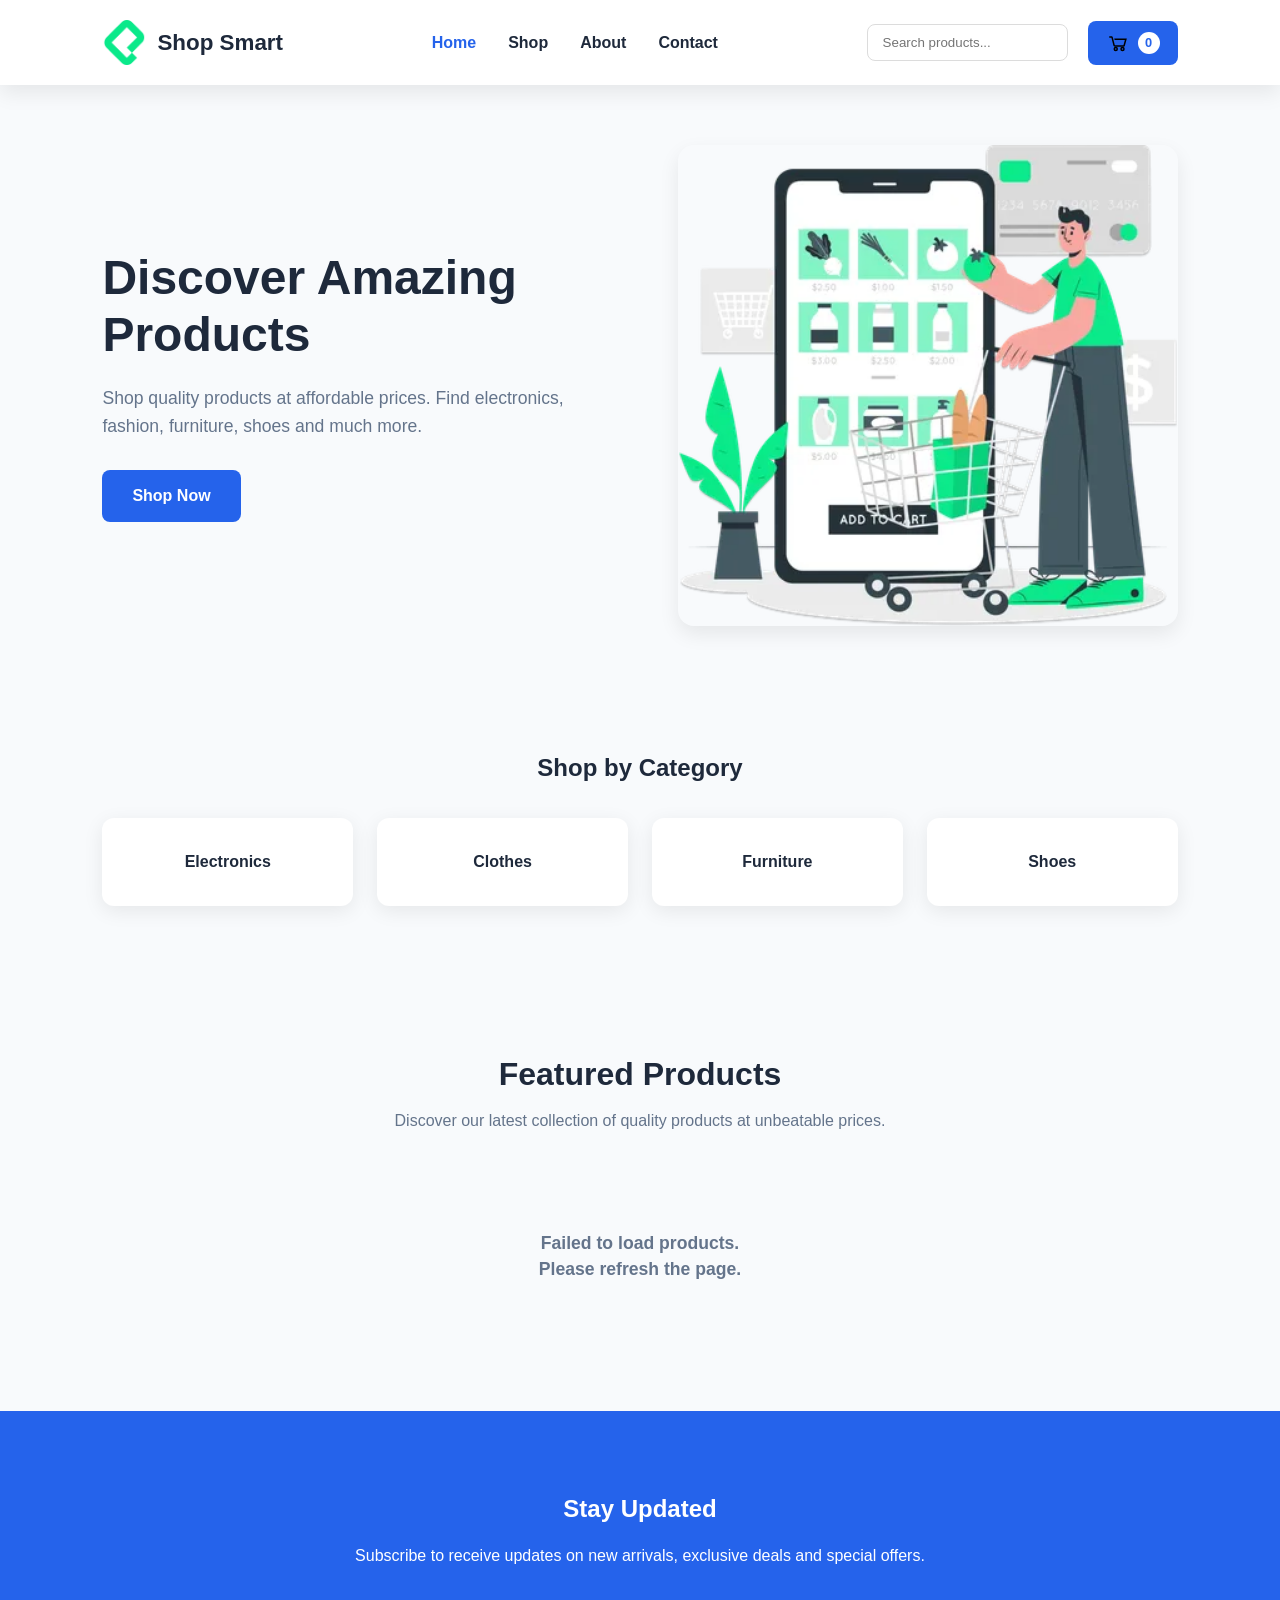
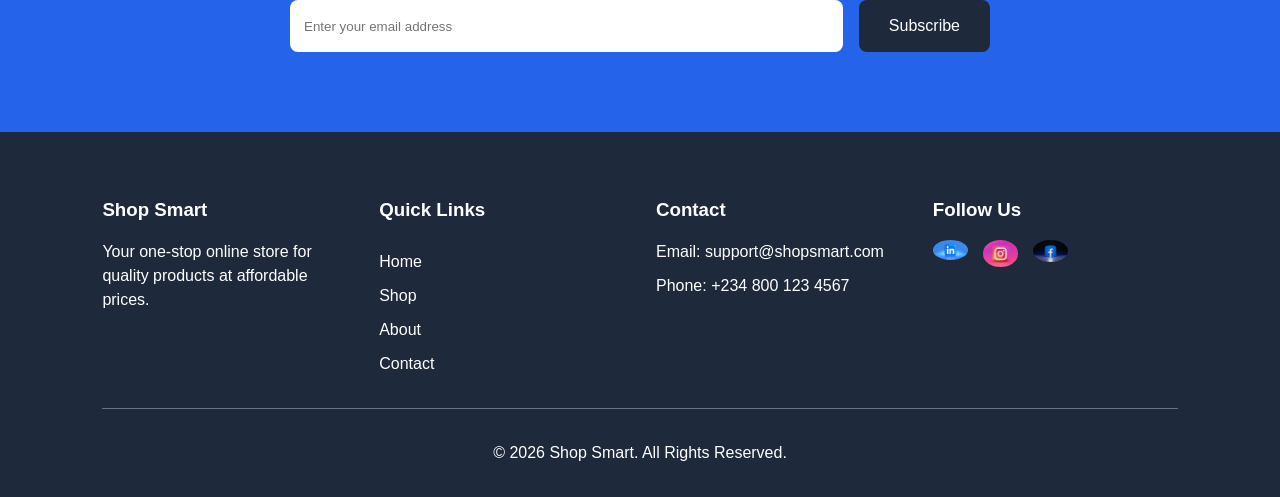
<file: index.html>
<!doctype html>
<html lang="en">
  <head>
    <meta charset="UTF-8" />
    <meta name="viewport" content="width=device-width, initial-scale=1.0" />
    <title>Shop Smart | Home</title>

    <link rel="stylesheet" href="css/style.css" />
  </head>

  <body>
    <header>
      <a href="index.html" class="logo">
        <img src="assets/icons/shopsmart-logo.png" alt="Shop Smart Logo" />
        <span>Shop Smart</span>
      </a>

      <nav>
        <a href="index.html" class="active">Home</a>
        <a href="product.html">Shop</a>
        <a href="#">About</a>
        <a href="#">Contact</a>
      </nav>

      <div class="header-actions">
        <input
          type="search"
          id="search-input"
          placeholder="Search products..."
          aria-label="Search Products"
        />

        <a href="cart.html" id="cart-btn">
          <img src="assets/icons/cart.svg" alt="Shopping Cart" />
          <span id="cart-count">0</span>
        </a>
      </div>
    </header>

    <main>
      <section class="hero">
        <div class="hero-text">
          <h1>Discover Amazing Products</h1>

          <p>
            Shop quality products at affordable prices. Find electronics,
            fashion, furniture, shoes and much more.
          </p>

          <a href="product.html" class="shop-btn"> Shop Now </a>
        </div>

        <div class="hero-image">
          <img src="assets/images/banner.webp" alt="Shopping Banner" />
        </div>
      </section>

      <section class="categories">
        <h2>Shop by Category</h2>

        <div class="category-container">
          <a href="product.html" class="category-card"> Electronics </a>

          <a href="product.html" class="category-card"> Clothes </a>

          <a href="product.html" class="category-card"> Furniture </a>

          <a href="product.html" class="category-card"> Shoes </a>
        </div>
      </section>

      <section class="products">
        <div class="section-title">
          <h2>Featured Products</h2>

          <p>
            Discover our latest collection of quality products at unbeatable
            prices.
          </p>
        </div>

        <!-- JavaScript loads products here -->

        <div id="products-container"></div>
      </section>

      <section class="newsletter">
        <div class="newsletter-content">
          <h2>Stay Updated</h2>

          <p>
            Subscribe to receive updates on new arrivals, exclusive deals and
            special offers.
          </p>

          <form id="newsletter-form">
            <label for="email" class="visually-hidden"> Email Address </label>

            <input
              type="email"
              id="email"
              placeholder="Enter your email address"
              required
            />

            <button type="submit">Subscribe</button>
          </form>
        </div>
      </section>
    </main>

    <footer>
      <div class="footer-container">
        <div class="footer-about">
          <h3>Shop Smart</h3>

          <p>
            Your one-stop online store for quality products at affordable
            prices.
          </p>
        </div>

        <div class="footer-links">
          <h3>Quick Links</h3>

          <a href="index.html">Home</a>
          <a href="product.html">Shop</a>
          <a href="#">About</a>
          <a href="#">Contact</a>
        </div>

        <div class="footer-contact">
          <h3>Contact</h3>

          <p>Email: support@shopsmart.com</p>

          <p>Phone: +234 800 123 4567</p>
        </div>

        <div class="footer-social">
          <h3>Follow Us</h3>

          <div class="social-links">
            <a
              href="https://www.linkedin.com/in/osemwengie-arit-bright-a84a28159/"
              target="_blank"
              rel="noopener noreferrer"
            >
              <img src="assets/icons/linkedin.jpg" alt="LinkedIn" />
            </a>

            <a
              href="https://www.instagram.com/arit_bright"
              target="_blank"
              rel="noopener noreferrer"
            >
              <img src="assets/icons/instagram.jpg" alt="Instagram" />
            </a>

            <a
              href="https://facebook.com/osemwengie.arit.bright"
              target="_blank"
              rel="noopener noreferrer"
            >
              <img src="assets/icons/facebook.jpg" alt="Facebook" />
            </a>
          </div>
        </div>
      </div>

      <p class="copyright">&copy; 2026 Shop Smart. All Rights Reserved.</p>
    </footer>

    <script src="js/app.js"></script>
    <script src="js/script.js"></script>
  </body>
</html>
</file>
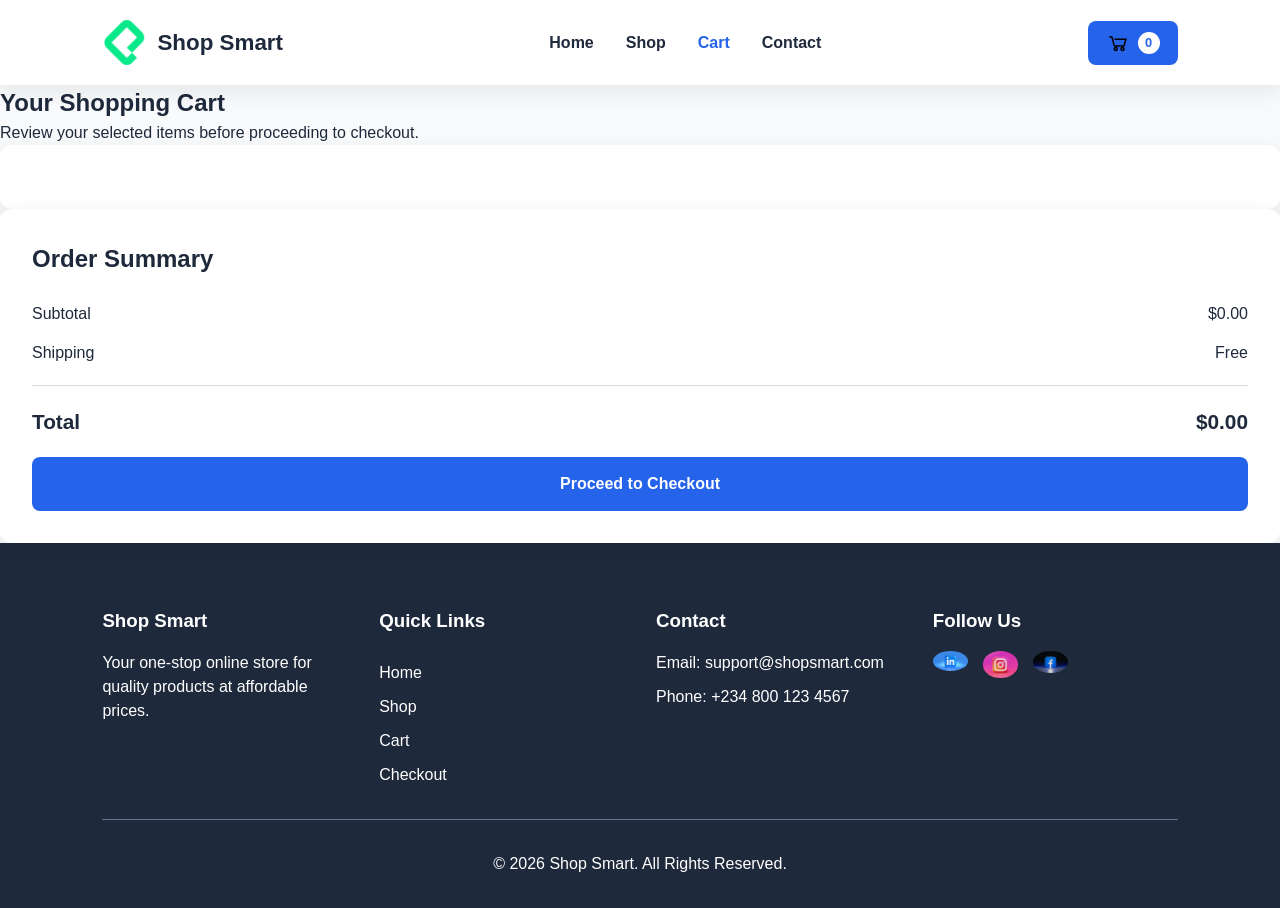
<file: cart.html>
<!doctype html>
<html lang="en">
  <head>
    <meta charset="UTF-8" />
    <meta name="viewport" content="width=device-width, initial-scale=1.0" />

    <title>Shopping Cart | Shop Smart</title>
    <link rel="stylesheet" href="css/style.css" />
    <link rel="stylesheet" href="css/cart.css" />
  </head>

  <body>
    <header>
      <a href="index.html" class="logo">
        <img src="assets/icons/shopsmart-logo.png" alt="Shop Smart Logo" />
        <span>Shop Smart</span>
      </a>

      <nav>
        <a href="index.html">Home</a>
        <a href="product.html">Shop</a>
        <a href="cart.html" class="active">Cart</a>
        <a href="#">Contact</a>
      </nav>

      <div class="header-actions">
        <a href="cart.html" id="cart-btn">
          <img src="assets/icons/cart.svg" alt="Shopping Cart" />
          <span id="cart-count">0</span>
        </a>
      </div>
    </header>

    <section class="cart-title">
      <h1>Your Shopping Cart</h1>
      <p>Review your selected items before proceeding to checkout.</p>
    </section>

    <main class="cart-container">
      <!-- Cart Items -->

      <section class="cart-items">
        <div id="cart-container">
          <!-- JavaScript Loads Cart Here -->
        </div>

        <section id="empty-cart" class="empty-cart" hidden>
          <img src="assets/icons/cart.svg" alt="Empty Cart" width="80" />

          <h2>Your Cart is Empty</h2>

          <p>Looks like you haven't added any products yet.</p>

          <a href="product.html" class="shop-btn"> Continue Shopping </a>
        </section>
      </section>

      <!-- Cart Summary -->

      <aside class="cart-summary">
        <h2>Order Summary</h2>

        <div class="summary-row">
          <span>Subtotal</span>
          <span id="subtotal">$0.00</span>
        </div>

        <div class="summary-row">
          <span>Shipping</span>
          <span>Free</span>
        </div>

        <div class="summary-row total">
          <span>Total</span>
          <span id="total">$0.00</span>
        </div>

        <a href="checkout.html" class="checkout-btn"> Proceed to Checkout </a>
      </aside>
    </main>

    <footer>
      <div class="footer-container">
        <div class="footer-about">
          <h3>Shop Smart</h3>

          <p>
            Your one-stop online store for quality products at affordable
            prices.
          </p>
        </div>

        <div class="footer-links">
          <h3>Quick Links</h3>

          <a href="index.html">Home</a>

          <a href="product.html">Shop</a>

          <a href="cart.html">Cart</a>

          <a href="checkout.html">Checkout</a>
        </div>

        <div class="footer-contact">
          <h3>Contact</h3>

          <p>Email: support@shopsmart.com</p>

          <p>Phone: +234 800 123 4567</p>
        </div>

        <div class="footer-social">
          <h3>Follow Us</h3>

          <div class="social-links">
            <a
              href="https://www.linkedin.com/in/osemwengie-arit-bright-a84a28159/"
              target="_blank"
              rel="noopener noreferrer"
            >
              <img src="assets/icons/linkedin.jpg" alt="LinkedIn" />
            </a>

            <a
              href="https://www.instagram.com/arit_bright"
              target="_blank"
              rel="noopener noreferrer"
            >
              <img src="assets/icons/instagram.jpg" alt="Instagram" />
            </a>

            <a
              href="https://facebook.com/osemwengie.arit.bright"
              target="_blank"
              rel="noopener noreferrer"
            >
              <img src="assets/icons/facebook.jpg" alt="Facebook" />
            </a>
          </div>
        </div>
      </div>

      <p class="copyright">&copy; 2026 Shop Smart. All Rights Reserved.</p>
    </footer>

    <script src="js/app.js"></script>
    <script src="js/cart.js"></script>
  </body>
</html>
</file>
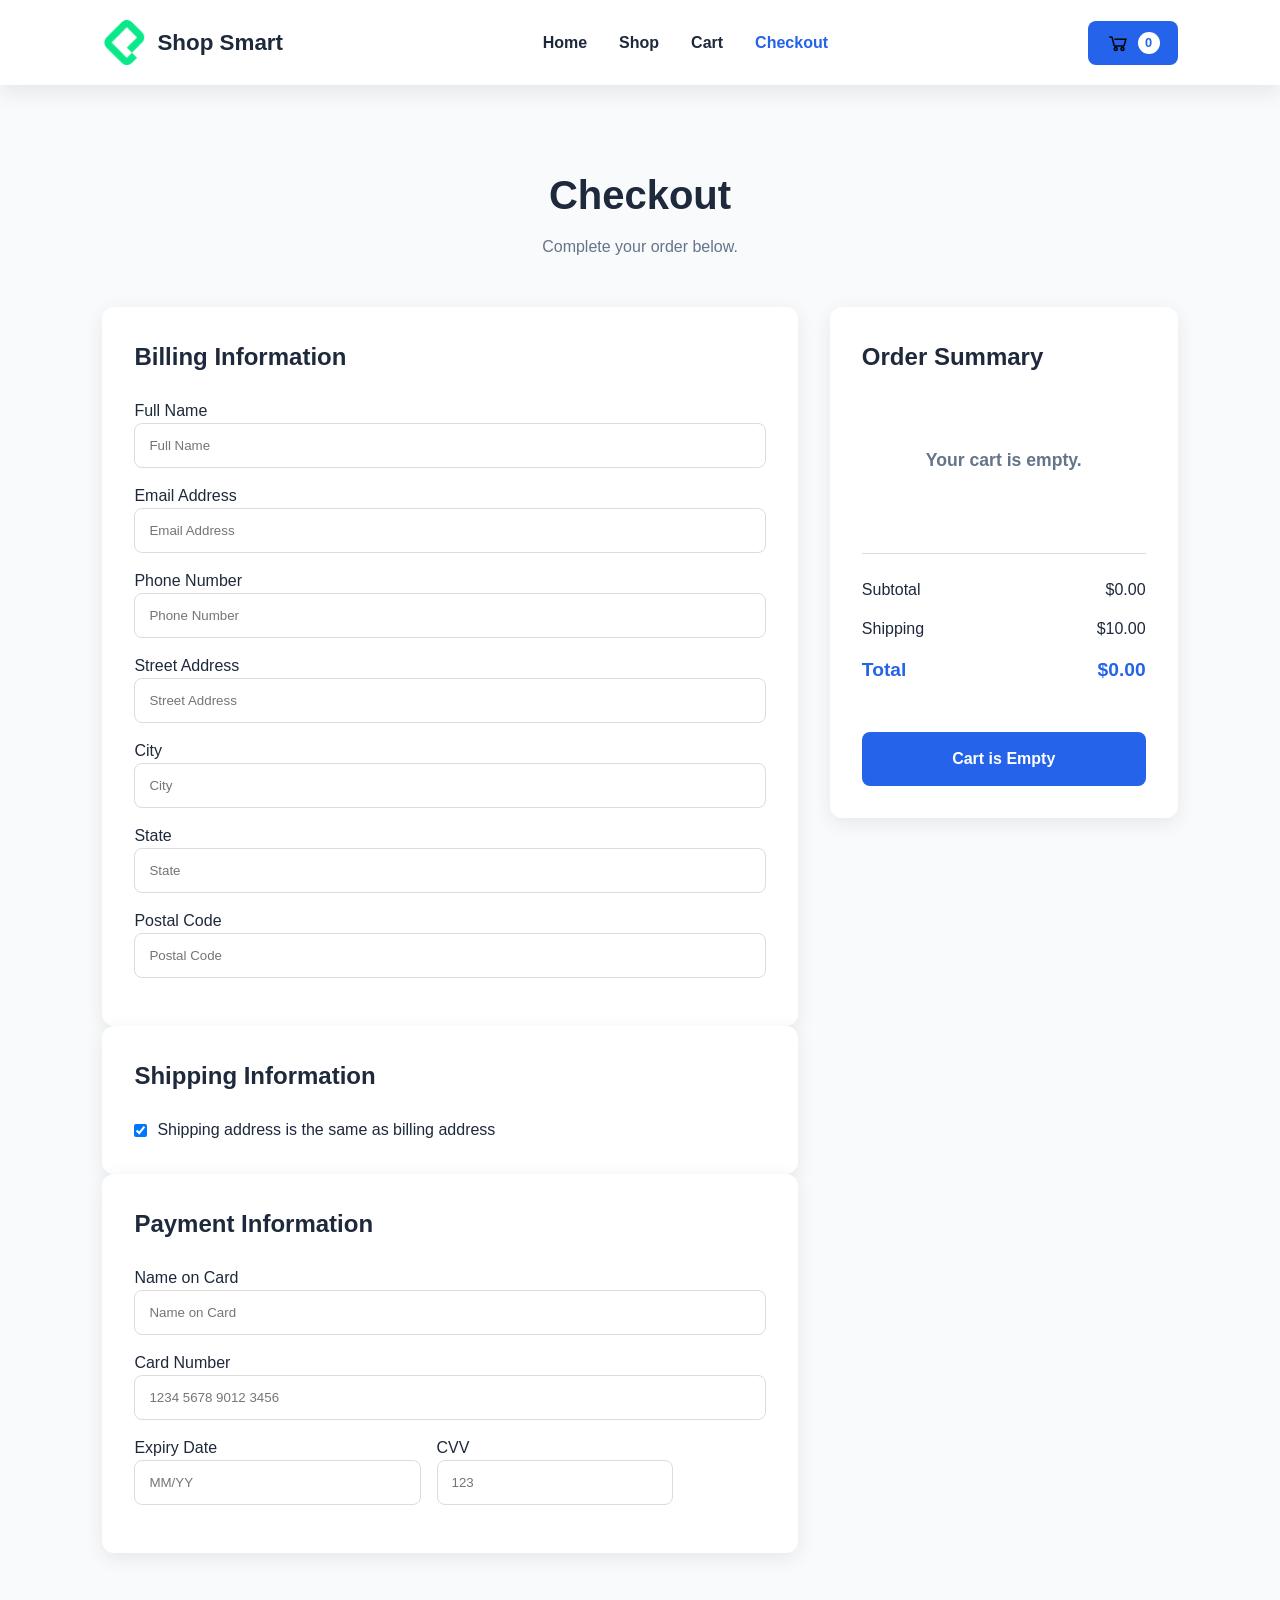
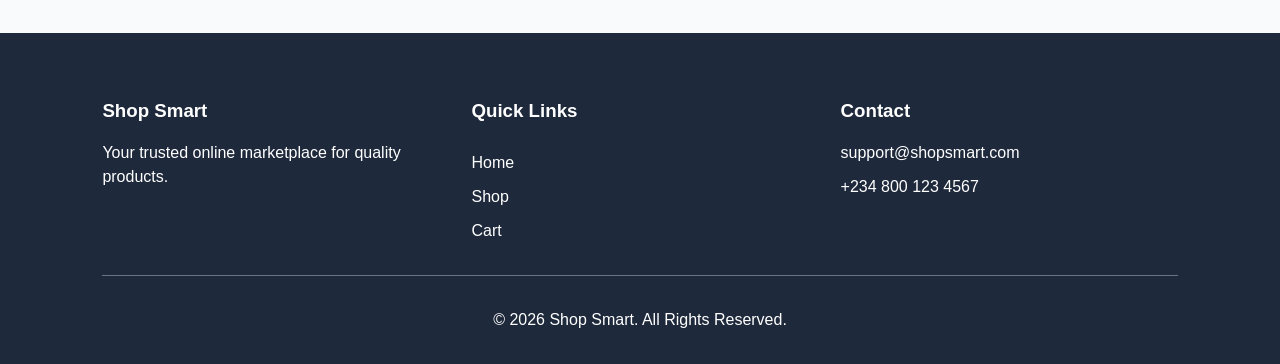
<file: checkout.html>
<!doctype html>
<html lang="en">
  <head>
    <meta charset="UTF-8" />
    <meta name="viewport" content="width=device-width, initial-scale=1.0" />

    <title>Checkout | Shop Smart</title>

    <link rel="stylesheet" href="css/style.css" />
    <link rel="stylesheet" href="css/checkout.css" />
  </head>

  <body>
    <!-- Header -->
    <header>
      <a href="index.html" class="logo">
        <img src="assets/icons/shopsmart-logo.png" alt="Shop Smart Logo" />
        <span>Shop Smart</span>
      </a>

      <nav>
        <a href="index.html">Home</a>
        <a href="product.html">Shop</a>
        <a href="cart.html">Cart</a>
        <a href="checkout.html" class="active">Checkout</a>
      </nav>

      <div class="header-actions">
        <a href="cart.html" id="cart-btn">
          <img src="assets/icons/cart.svg" alt="Shopping Cart" />
          <span id="cart-count">0</span>
        </a>
      </div>
    </header>

    <!-- Checkout -->
    <main class="checkout">
      <div class="checkout-title">
        <h1>Checkout</h1>
        <p>Complete your order below.</p>
      </div>

      <div class="checkout-container">
        <!-- LEFT -->
        <section class="checkout-form">
          <form id="checkout-form">
            <!-- Billing -->
            <div class="form-section">
              <h2>Billing Information</h2>

              <label for="name">Full Name</label>
              <input
                type="text"
                id="name"
                placeholder="Full Name"
                autocomplete="name"
                required
              />

              <label for="email">Email Address</label>
              <input
                type="email"
                id="email"
                placeholder="Email Address"
                autocomplete="email"
                required
              />

              <label for="phone">Phone Number</label>
              <input
                type="tel"
                id="phone"
                placeholder="Phone Number"
                autocomplete="tel"
                required
              />

              <label for="address">Street Address</label>
              <input
                type="text"
                id="address"
                placeholder="Street Address"
                autocomplete="street-address"
                required
              />

              <label for="city">City</label>
              <input
                type="text"
                id="city"
                placeholder="City"
                autocomplete="address-level2"
                required
              />

              <label for="state">State</label>
              <input
                type="text"
                id="state"
                placeholder="State"
                autocomplete="address-level1"
                required
              />

              <label for="zip">Postal Code</label>
              <input
                type="text"
                id="zip"
                placeholder="Postal Code"
                autocomplete="postal-code"
                required
              />
            </div>

            <!-- Shipping -->
            <div class="form-section">
              <h2>Shipping Information</h2>

              <label class="checkbox">
                <input type="checkbox" id="same-address" checked />
                Shipping address is the same as billing address
              </label>
            </div>

            <!-- Payment -->
            <div class="form-section">
              <h2>Payment Information</h2>

              <label for="card-name">Name on Card</label>
              <input
                type="text"
                id="card-name"
                placeholder="Name on Card"
                autocomplete="cc-name"
                required
              />

              <label for="card-number">Card Number</label>
              <input
                type="text"
                id="card-number"
                placeholder="1234 5678 9012 3456"
                maxlength="19"
                autocomplete="cc-number"
                required
              />

              <div class="payment-row">
                <div>
                  <label for="expiry">Expiry Date</label>
                  <input
                    type="text"
                    id="expiry"
                    placeholder="MM/YY"
                    autocomplete="cc-exp"
                    required
                  />
                </div>

                <div>
                  <label for="cvv">CVV</label>
                  <input
                    type="text"
                    id="cvv"
                    placeholder="123"
                    maxlength="3"
                    autocomplete="cc-csc"
                    required
                  />
                </div>
              </div>
            </div>
          </form>
        </section>

        <!-- RIGHT -->
        <aside class="order-summary">
          <h2>Order Summary</h2>

          <div id="checkout-items">
            <!-- JavaScript loads products here -->
          </div>

          <div class="summary">
            <div class="summary-row">
              <span>Subtotal</span>
              <span id="subtotal">$0.00</span>
            </div>

            <div class="summary-row">
              <span>Shipping</span>
              <span>$10.00</span>
            </div>

            <div class="summary-row total">
              <span>Total</span>
              <span id="total">$10.00</span>
            </div>
          </div>

          <button type="button" id="place-order-btn">Place Order</button>
        </aside>
      </div>
    </main>

    <!-- Footer -->
    <footer>
      <div class="footer-container">
        <div>
          <h3>Shop Smart</h3>

          <p>Your trusted online marketplace for quality products.</p>
        </div>

        <div class="footer-links">
          <h3>Quick Links</h3>

          <a href="index.html">Home</a>
          <a href="product.html">Shop</a>
          <a href="cart.html">Cart</a>
        </div>

        <div class="footer-contact">
          <h3>Contact</h3>

          <p>support@shopsmart.com</p>

          <p>+234 800 123 4567</p>
        </div>
      </div>

      <p class="copyright">&copy; 2026 Shop Smart. All Rights Reserved.</p>
    </footer>

    <!-- JavaScript -->
    <script src="js/app.js"></script>
    <script src="js/checkout.js"></script>
  </body>
</html>
</file>
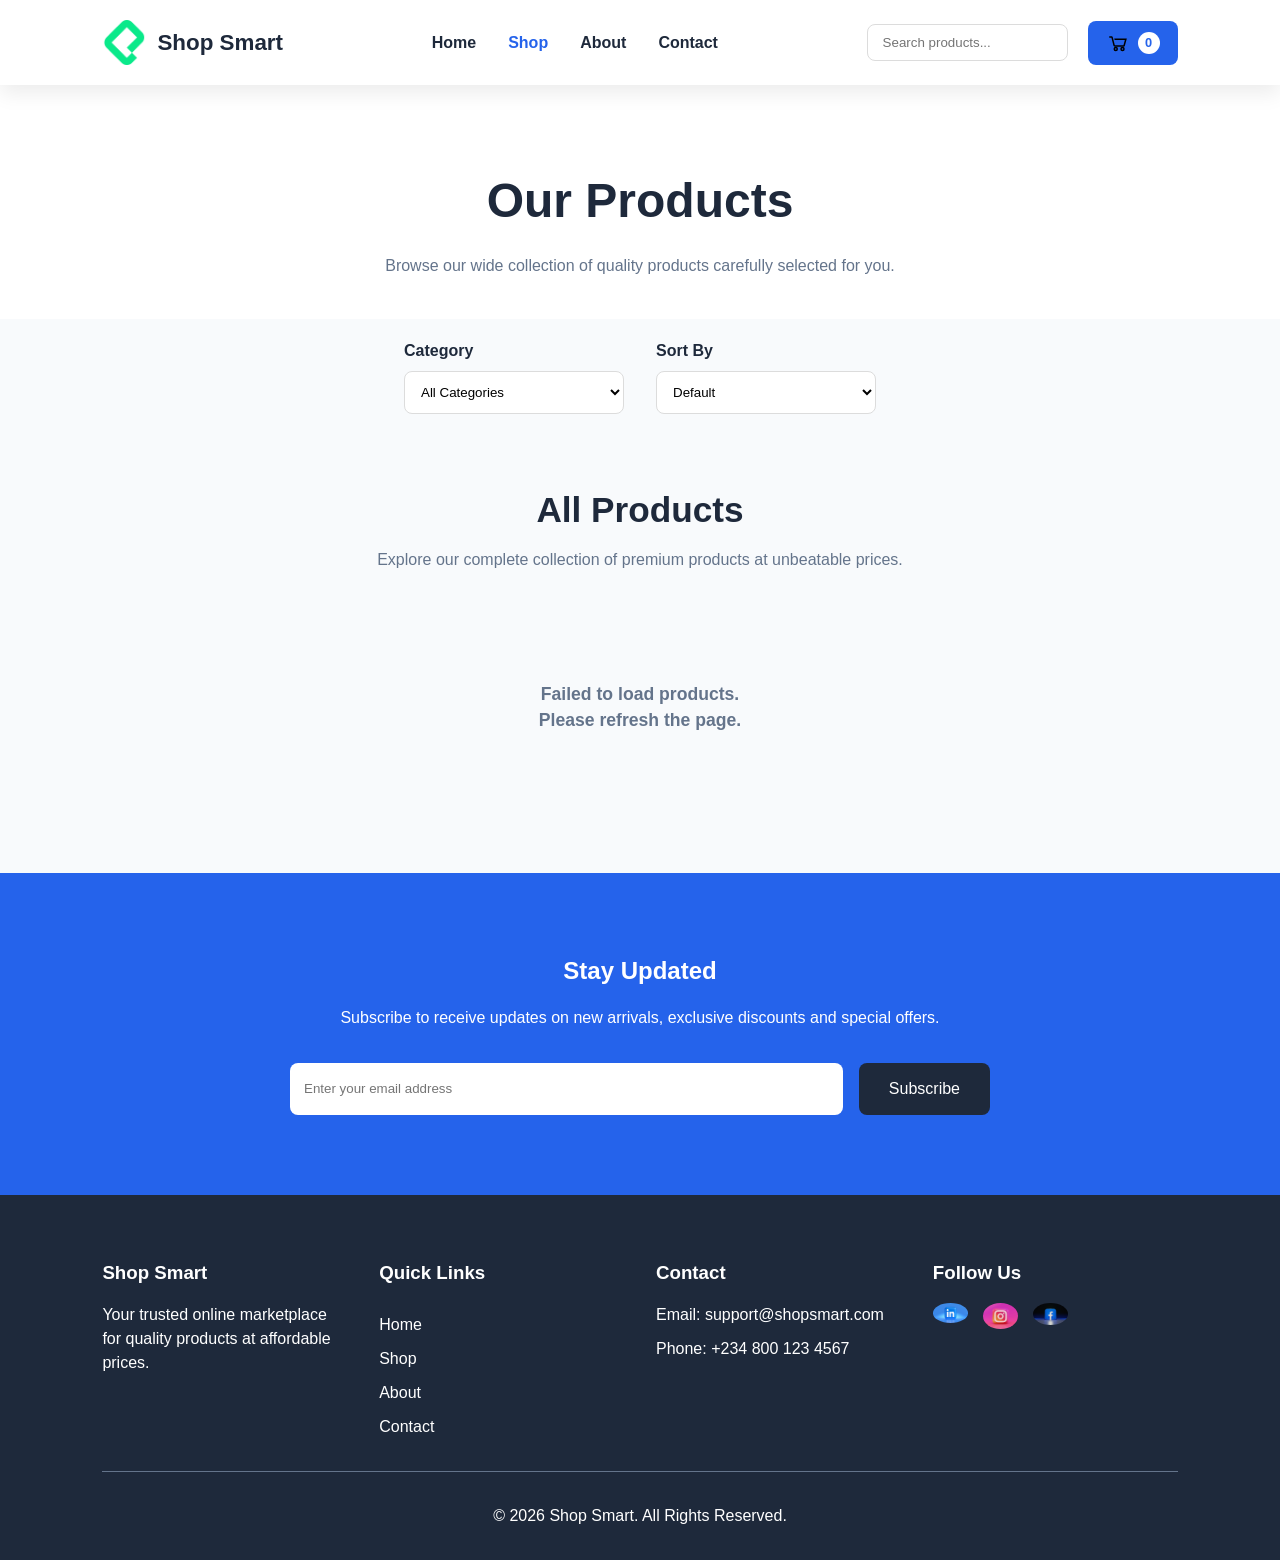
<file: product.html>
<!doctype html>
<html lang="en">
  <head>
    <meta charset="UTF-8" />
    <meta name="viewport" content="width=device-width, initial-scale=1.0" />
    <title>Products | Shop Smart</title>

    <link rel="stylesheet" href="css/style.css" />
    <link rel="stylesheet" href="css/product.css" />
  </head>

  <body>
    <!-- Header -->
    <header>
      <a href="index.html" class="logo">
        <img src="assets/icons/shopsmart-logo.png" alt="Shop Smart Logo" />
        <span>Shop Smart</span>
      </a>

      <nav>
        <a href="index.html">Home</a>
        <a href="product.html" class="active">Shop</a>
        <a href="#">About</a>
        <a href="#">Contact</a>
      </nav>

      <div class="header-actions">
        <input
          type="search"
          id="search-input"
          placeholder="Search products..."
          aria-label="Search Products"
        />

        <a href="cart.html" id="cart-btn">
          <img src="assets/icons/cart.svg" alt="Cart" />
          <span id="cart-count">0</span>
        </a>
      </div>
    </header>

    <!-- Banner -->
    <section class="page-banner">
      <div class="banner-content">
        <h1>Our Products</h1>

        <p>
          Browse our wide collection of quality products carefully selected for
          you.
        </p>
      </div>
    </section>

    <!-- Filters -->
    <section class="filter-section">
      <div class="filter-container">
        <div class="filter-group">
          <label for="category-filter">Category</label>

          <select id="category-filter">
            <option value="all">All Categories</option>
          </select>
        </div>

        <div class="filter-group">
          <label for="sort-products">Sort By</label>

          <select id="sort-products">
            <option value="default">Default</option>
            <option value="low-high">Price: Low to High</option>
            <option value="high-low">Price: High to Low</option>
            <option value="name">Name (A-Z)</option>
          </select>
        </div>
      </div>
    </section>

    <!-- Products -->
    <section class="products">
      <div class="section-title">
        <h2>All Products</h2>

        <p>
          Explore our complete collection of premium products at unbeatable
          prices.
        </p>
      </div>

      <div id="products-container">
        <!-- Products loaded from Fake Store API -->
      </div>
    </section>

    <!-- Newsletter -->
    <section class="newsletter">
      <div class="newsletter-content">
        <h2>Stay Updated</h2>

        <p>
          Subscribe to receive updates on new arrivals, exclusive discounts and
          special offers.
        </p>

        <form id="newsletter-form">
          <input type="email" placeholder="Enter your email address" required />

          <button type="submit">Subscribe</button>
        </form>
      </div>
    </section>

    <!-- Footer -->
    <footer>
      <div class="footer-container">
        <div class="footer-about">
          <h3>Shop Smart</h3>

          <p>
            Your trusted online marketplace for quality products at affordable
            prices.
          </p>
        </div>

        <div class="footer-links">
          <h3>Quick Links</h3>

          <a href="index.html">Home</a>
          <a href="product.html">Shop</a>
          <a href="#">About</a>
          <a href="#">Contact</a>
        </div>

        <div class="footer-contact">
          <h3>Contact</h3>

          <p>Email: support@shopsmart.com</p>
          <p>Phone: +234 800 123 4567</p>
        </div>

        <div class="footer-social">
          <h3>Follow Us</h3>

          <div class="social-links">
            <a
              href="https://www.linkedin.com/in/osemwengie-arit-bright-a84a28159/"
              target="_blank"
            >
              <img src="assets/icons/linkedin.jpg" alt="LinkedIn" />
            </a>

            <a href="https://www.instagram.com/arit_bright" target="_blank">
              <img src="assets/icons/instagram.jpg" alt="Instagram" />
            </a>

            <a
              href="https://facebook.com/osemwengie.arit.bright"
              target="_blank"
            >
              <img src="assets/icons/facebook.jpg" alt="Facebook" />
            </a>
          </div>
        </div>
      </div>

      <p class="copyright">&copy; 2026 Shop Smart. All Rights Reserved.</p>
    </footer>

    <script src="js/app.js"></script>
    <script src="js/product.js"></script>
  </body>
</html>
</file>
<file: css/style.css>
* {
  margin: 0;
  padding: 0;
  box-sizing: border-box;
}

html {
  scroll-behavior: smooth;
}

:root {
  --primary: #2563eb;
  --primary-dark: #1d4ed8;
  --secondary: #f8fafc;
  --white: #ffffff;
  --dark: #1e293b;
  --gray: #64748b;
  --border: #dcdcdc;
  --shadow: 0 8px 20px rgba(0, 0, 0, 0.08);
  --card-shadow: 0 5px 20px rgba(0, 0, 0, 0.08);
  --radius-small: 8px;
  --radius-medium: 12px;
  --radius-large: 16px;
  --transition: 0.3s ease;
}

body {
  font-family: Arial, Helvetica, sans-serif;
  background: var(--secondary);
  color: var(--dark);
  line-height: 1.5;
}

section {
  scroll-margin-top: 90px;
}

img {
  display: block;
  max-width: 100%;
}

a {
  text-decoration: none;
  color: inherit;
}

button {
  font: inherit;
  cursor: pointer;
}

header {
  position: sticky;
  top: 0;
  z-index: 1000;
  display: flex;
  justify-content: space-between;
  align-items: center;
  padding: 20px 8%;
  background: var(--white);
  box-shadow: var(--shadow);
}

.logo {
  display: flex;
  align-items: center;
  gap: 10px;
  font-size: 1.4rem;
  font-weight: bold;
  color: var(--dark);
}

.logo img {
  width: 45px;
}

nav {
  display: flex;
  gap: 2rem;
}

nav a {
  font-weight: 600;
  transition: var(--transition);
}

nav a:hover,
nav a.active {
  color: var(--primary);
}

.header-actions {
  display: flex;
  align-items: center;
  gap: 20px;
}

#cart-btn {
  display: flex;
  align-items: center;
  gap: 8px;
  padding: 10px 18px;
  background: var(--primary);
  color: var(--white);
  border-radius: var(--radius-small);
  transition: var(--transition);
}

#cart-btn:hover {
  background: var(--primary-dark);
  transform: scale(1.05);
}

#cart-btn img {
  width: 24px;
  height: 24px;
}

#cart-count {
  width: 22px;
  height: 22px;
  display: grid;
  place-items: center;
  background: var(--white);
  color: var(--primary);
  border-radius: 50%;
  font-size: 0.8rem;
  font-weight: bold;
}

.hero {
  display: flex;
  justify-content: space-between;
  align-items: center;
  gap: 50px;
  padding: 60px 8%;
}

.hero-text {
  flex: 1;
}

.hero-text h1 {
  font-size: 3rem;
  line-height: 1.2;
  margin-bottom: 20px;
}

.hero-text p {
  color: var(--gray);
  font-size: 1.1rem;
  margin-bottom: 30px;
  line-height: 1.6;
}

.shop-btn {
  display: inline-block;
  padding: 14px 30px;
  background: var(--primary);
  color: var(--white);
  border-radius: var(--radius-small);
  font-weight: bold;
  transition: var(--transition);
}

.shop-btn:hover {
  background: var(--primary-dark);
  transform: translateY(-3px);
}

.hero-image {
  flex: 1;
  max-width: 500px;
}

.hero-image img {
  width: 100%;
  border-radius: var(--radius-large);
  box-shadow: var(--shadow);
}

.categories {
  padding: 4rem 8%;
}

.categories h2 {
  text-align: center;
  margin-bottom: 2rem;
}

.category-container {
  display: grid;
  grid-template-columns: repeat(auto-fit, minmax(180px, 1fr));
  gap: 1.5rem;
}

.category-card {
  display: flex;
  justify-content: center;
  align-items: center;
  padding: 2rem;
  background: var(--white);
  border-radius: var(--radius-medium);
  box-shadow: var(--card-shadow);
  font-weight: bold;
  transition: var(--transition);
}

.category-card:hover {
  background: var(--primary);
  color: var(--white);
  transform: translateY(-6px);
}

.products {
  padding: 5rem 8%;
}

.section-title {
  text-align: center;
  margin-bottom: 3rem;
}

.section-title h2 {
  font-size: 2rem;
  margin-bottom: 10px;
}

.section-title p {
  max-width: 600px;
  margin: 0 auto;
  color: var(--gray);
  line-height: 1.6;
}

#products-container {
  display: grid;
  grid-template-columns: repeat(auto-fit, minmax(230px, 1fr));
  gap: 2rem;
}

.product-card {
  overflow: hidden;
  background: var(--white);
  border-radius: var(--radius-medium);
  box-shadow: var(--card-shadow);
  transition: var(--transition);
}

.product-card:hover {
  transform: translateY(-8px) scale(1.02);
  box-shadow: var(--shadow);
}

.product-card img {
  width: 100%;
  height: 220px;
  object-fit: contain;
  background: var(--white);
  padding: 20px;
}

.product-info {
  padding: 1rem;
}

.product-info h3 {
  margin-bottom: 12px;
  color: var(--dark);
  font-size: 1rem;
}

.price {
  margin-bottom: 1rem;
  color: var(--primary);
  font-size: 1.2rem;
  font-weight: bold;
}

.add-cart-btn {
  width: 100%;
  padding: 12px;
  border: none;
  border-radius: var(--radius-small);
  background: var(--primary);
  color: var(--white);
  transition: var(--transition);
}

.add-cart-btn:hover {
  background: var(--primary-dark);
  transform: translateY(-2px);
}

.visually-hidden {
  position: absolute;
  width: 1px;
  height: 1px;
  padding: 0;
  margin: -1px;
  overflow: hidden;
  clip: rect(0, 0, 0, 0);
  white-space: nowrap;
  border: 0;
}

.newsletter {
  padding: 5rem 8%;
  background: var(--primary);
}

.newsletter-content {
  max-width: 700px;
  margin: auto;
  text-align: center;
}

.newsletter h2 {
  color: var(--white);
  margin-bottom: 1rem;
}

.newsletter p {
  color: var(--white);
  margin-bottom: 2rem;
  line-height: 1.6;
}

.newsletter form {
  display: flex;
  gap: 1rem;
  flex-wrap: wrap;
  justify-content: center;
}

.newsletter input {
  flex: 1;
  min-width: 250px;
  padding: 14px;
  border: none;
  border-radius: var(--radius-small);
  outline: none;
}

.newsletter input:focus {
  outline: 2px solid var(--white);
}

.newsletter button {
  padding: 14px 30px;
  border: none;
  border-radius: var(--radius-small);
  background: var(--dark);
  color: var(--white);
  transition: var(--transition);
}

.newsletter button:hover {
  background: var(--primary-dark);
}

footer {
  padding: 4rem 8% 2rem;
  background: var(--dark);
  color: var(--white);
}

.footer-container {
  display: grid;
  grid-template-columns: repeat(auto-fit, minmax(220px, 1fr));
  gap: 2rem;
  margin-bottom: 2rem;
}

.footer-container h3 {
  margin-bottom: 1rem;
}

.footer-links {
  display: flex;
  flex-direction: column;
  gap: 10px;
}

.footer-links a {
  transition: var(--transition);
}

.footer-links a:hover {
  color: var(--primary);
}

.footer-contact p {
  margin-bottom: 10px;
}

.social-links {
  display: flex;
  gap: 15px;
}

.social-links img {
  width: 35px;
  border-radius: 50%;
  transition: var(--transition);
}

.social-links img:hover {
  transform: scale(1.15);
}

.copyright {
  text-align: center;
  border-top: 1px solid var(--gray);
  padding-top: 2rem;
}

/* Loading & Empty State */

.loading,
.no-products {
  width: 100%;
  grid-column: 1 / -1;
  text-align: center;
  padding: 3rem;
  color: var(--gray);
  font-size: 1.1rem;
  font-weight: 600;
}

/* Search Input */

.header-actions input[type="search"] {
  padding: 10px 15px;
  border: 1px solid var(--border);
  border-radius: var(--radius-small);
  outline: none;
  transition: var(--transition);
}

.header-actions input[type="search"]:focus {
  border-color: var(--primary);
}

/* Button Disabled */

.add-cart-btn:disabled {
  background: #94a3b8;
  cursor: not-allowed;
}

/* Button Click Effect */

.add-cart-btn:active,
.shop-btn:active,
.newsletter button:active {
  transform: scale(0.97);
}

/* Better Large Screen Layout */

.hero,
.categories,
.products {
  max-width: 1400px;
  margin: 0 auto;
}

/* Smooth Hover */

.product-card {
  overflow: hidden;
  background: var(--white);
  border-radius: var(--radius-medium);
  box-shadow: var(--card-shadow);
  transition:
    transform 0.3s ease,
    box-shadow 0.3s ease;
}

.product-card:hover {
  transform: translateY(-8px);
  box-shadow: var(--shadow);
}

#products-container {
  align-items: stretch;
}

.product-card {
  display: flex;
  flex-direction: column;
}

.product-info {
  display: flex;
  flex-direction: column;
  flex: 1;
}

.add-cart-btn {
  margin-top: auto;
}

@media (max-width: 768px) {
  header {
    flex-direction: column;
    gap: 20px;
  }

  nav {
    flex-wrap: wrap;
    justify-content: center;
  }

  .header-actions {
    width: 100%;
    flex-direction: column;
  }

  .header-actions input {
    width: 100%;
  }

  .hero {
    flex-direction: column;
    text-align: center;
    padding: 40px 8%;
  }

  .hero-text h1 {
    font-size: 2.2rem;
  }

  .hero-image {
    max-width: 100%;
  }

  .newsletter form {
    flex-direction: column;
  }

  .newsletter button {
    width: 100%;
  }

  .footer-container {
    text-align: center;
  }

  .social-links {
    justify-content: center;
  }
}
</file>
<file: css/cart.css>
.cart-hero {
  padding: 4rem 8% 2rem;
  text-align: center;
}

.cart-hero h1 {
  font-size: 2.5rem;
  margin-bottom: 10px;
}

.cart-hero p {
  color: var(--gray);
}

.cart-section {
  max-width: 1400px;
  margin: auto;
  padding: 0 8% 5rem;
  display: grid;
  grid-template-columns: 2fr 1fr;
  gap: 2rem;
}

.cart-items,
.cart-summary {
  background: var(--white);
  border-radius: var(--radius-medium);
  box-shadow: var(--card-shadow);
  padding: 2rem;
}

.cart-item {
  display: flex;
  gap: 20px;
  align-items: center;
  padding-bottom: 20px;
  margin-bottom: 20px;
  border-bottom: 1px solid var(--border);
}

.cart-item:last-child {
  border-bottom: none;
  margin-bottom: 0;
}

.cart-item img {
  width: 120px;
  height: 120px;
  object-fit: contain;
  background: #fff;
  border-radius: var(--radius-small);
  padding: 10px;
}

.item-details {
  flex: 1;
}

.item-details h3 {
  margin-bottom: 10px;
}

.item-price {
  color: var(--primary);
  font-size: 1.2rem;
  font-weight: bold;
  margin-bottom: 10px;
}

.quantity-controls {
  display: flex;
  align-items: center;
  gap: 10px;
  margin-top: 10px;
}

.quantity-controls button {
  width: 35px;
  height: 35px;
  border: none;
  border-radius: 50%;
  background: var(--primary);
  color: var(--white);
  font-size: 1rem;
  transition: var(--transition);
}

.quantity-controls button:hover {
  background: var(--primary-dark);
}

.remove-btn {
  margin-top: 15px;
  padding: 10px 18px;
  border: none;
  border-radius: var(--radius-small);
  background: crimson;
  color: #fff;
  cursor: pointer;
}

.remove-btn:hover {
  opacity: 0.9;
}

.cart-summary {
  height: fit-content;
  position: sticky;
  top: 100px;
}

.cart-summary h2 {
  margin-bottom: 25px;
}

.summary-row {
  display: flex;
  justify-content: space-between;
  margin-bottom: 15px;
}

.summary-row.total {
  margin-top: 20px;
  padding-top: 20px;
  border-top: 1px solid var(--border);
  font-size: 1.3rem;
  font-weight: bold;
}

.checkout-btn {
  display: block;
  width: 100%;
  margin-top: 20px;
  padding: 15px;
  background: var(--primary);
  color: var(--white);
  text-align: center;
  border-radius: var(--radius-small);
  font-weight: bold;
  transition: var(--transition);
}

.checkout-btn:hover {
  background: var(--primary-dark);
}

.empty-cart {
  display: none;
  text-align: center;
  padding: 5rem 2rem;
}

.empty-cart img {
  width: 120px;
  margin: auto;
  margin-bottom: 20px;
}

.empty-cart h2 {
  margin-bottom: 15px;
}

.empty-cart p {
  color: var(--gray);
  margin-bottom: 25px;
}

.continue-shopping {
  display: inline-block;
  padding: 14px 28px;
  background: var(--primary);
  color: var(--white);
  border-radius: var(--radius-small);
}

.continue-shopping:hover {
  background: var(--primary-dark);
}

@media (max-width: 992px) {
  .cart-section {
    grid-template-columns: 1fr;
  }

  .cart-summary {
    position: static;
  }
}

@media (max-width: 768px) {
  .cart-hero h1 {
    font-size: 2rem;
  }

  .cart-item {
    flex-direction: column;
    text-align: center;
  }

  .quantity-controls {
    justify-content: center;
  }
}
</file>
<file: css/checkout.css>
.checkout {
  padding: 5rem 8%;
}

.checkout-title {
  text-align: center;
  margin-bottom: 3rem;
}

.checkout-title h1 {
  font-size: 2.5rem;
  margin-bottom: 10px;
}

.checkout-title p {
  color: var(--gray);
}

.checkout-container {
  display: grid;
  grid-template-columns: 2fr 1fr;
  gap: 2rem;
}

.checkout-form {
  display: flex;
  flex-direction: column;
  gap: 2rem;
}

/* Form Cards */

.form-section {
  background: var(--white);
  padding: 2rem;
  border-radius: var(--radius-medium);
  box-shadow: var(--card-shadow);
}

.form-section h2 {
  margin-bottom: 1.5rem;
}

.form-section input {
  width: 100%;
  padding: 14px;
  margin-bottom: 1rem;
  border: 1px solid var(--border);
  border-radius: var(--radius-small);
  outline: none;
}

.form-section input:focus {
  border-color: var(--primary);
}

.checkbox {
  display: flex;
  align-items: center;
  gap: 10px;
}

.checkbox input {
  width: auto;
  margin: 0;
}

/* Payment */

.payment-row {
  display: flex;
  gap: 1rem;
}

.payment-row input {
  flex: 1;
}

/* Order Summary */

.order-summary {
  background: var(--white);
  padding: 2rem;
  border-radius: var(--radius-medium);
  box-shadow: var(--card-shadow);
  height: fit-content;
  position: sticky;
  top: 100px;
}

.order-summary h2 {
  margin-bottom: 1.5rem;
}

#checkout-items {
  margin-bottom: 2rem;
}

.checkout-item {
  display: flex;
  align-items: center;
  gap: 15px;
  margin-bottom: 20px;
}

.checkout-item img {
  width: 70px;
  height: 70px;
  object-fit: contain;
  background: var(--secondary);
  padding: 5px;
  border-radius: var(--radius-small);
}

.checkout-item-info {
  flex: 1;
}

.checkout-item-info h4 {
  margin-bottom: 5px;
}

.checkout-item-info p {
  color: var(--gray);
}

.empty-checkout {
  text-align: center;
  padding: 3rem;
  color: var(--gray);
}

.empty-checkout h3 {
  margin-bottom: 10px;
}

.empty-checkout p {
  margin-bottom: 20px;
}

.summary {
  border-top: 1px solid var(--border);
  padding-top: 1.5rem;
}

.summary-row {
  display: flex;
  justify-content: space-between;
  margin-bottom: 15px;
}

.total {
  font-size: 1.2rem;
  font-weight: bold;
  color: var(--primary);
}

#place-order-btn {
  width: 100%;
  padding: 15px;
  margin-top: 2rem;
  border: none;
  border-radius: var(--radius-small);
  background: var(--primary);
  color: var(--white);
  font-weight: bold;
  transition: var(--transition);
}

#place-order-btn:hover {
  background: var(--primary-dark);
}

/* Responsive */

@media (max-width: 900px) {
  .checkout-container {
    grid-template-columns: 1fr;
  }
}

@media (max-width: 768px) {
  .payment-row {
    flex-direction: column;
  }

  .checkout {
    padding: 3rem 5%;
  }

  .checkout-title h1 {
    font-size: 2rem;
  }
}
</file>
<file: css/product.css>
.page-banner {
  padding: 80px 8% 40px;
  text-align: center;
  background: var(--white);
}

.banner-content {
  max-width: 700px;
  margin: 0 auto;
}

.banner-content h1 {
  font-size: 3rem;
  margin-bottom: 15px;
}

.banner-content p {
  color: var(--gray);
  line-height: 1.7;
}

.filter-section {
  padding: 20px 8% 50px;
}

.filter-container {
  display: flex;
  justify-content: center;
  align-items: end;
  gap: 2rem;
  flex-wrap: wrap;
}

.filter-group {
  display: flex;
  flex-direction: column;
  gap: 8px;
}

.filter-group label {
  font-weight: 600;
}

.filter-group select {
  width: 220px;
  padding: 12px;
  border: 1px solid var(--border);
  border-radius: var(--radius-small);
  background: var(--white);
  outline: none;
  transition: var(--transition);
}

.filter-group select:focus {
  border-color: var(--primary);
}

.products {
  padding: 20px 8% 80px;
}

.products .section-title {
  text-align: center;
  margin-bottom: 3rem;
}

.products .section-title h2 {
  font-size: 2.2rem;
  margin-bottom: 10px;
}

.products .section-title p {
  max-width: 650px;
  margin: 0 auto;
  color: var(--gray);
  line-height: 1.6;
}

/* Loading Message */

.loading {
  text-align: center;
  padding: 60px 0;
  font-size: 1.2rem;
  color: var(--gray);
}

/* No Products */

.no-products {
  text-align: center;
  padding: 60px 0;
  color: var(--gray);
  font-size: 1.1rem;
}

@media (max-width: 768px) {
  .page-banner {
    padding: 60px 8% 30px;
  }

  .banner-content h1 {
    font-size: 2.2rem;
  }

  .filter-container {
    flex-direction: column;
    align-items: center;
  }

  .filter-group {
    width: 100%;
    max-width: 320px;
  }

  .filter-group select {
    width: 100%;
  }

  .products {
    padding: 20px 5% 60px;
  }
}
</file>
